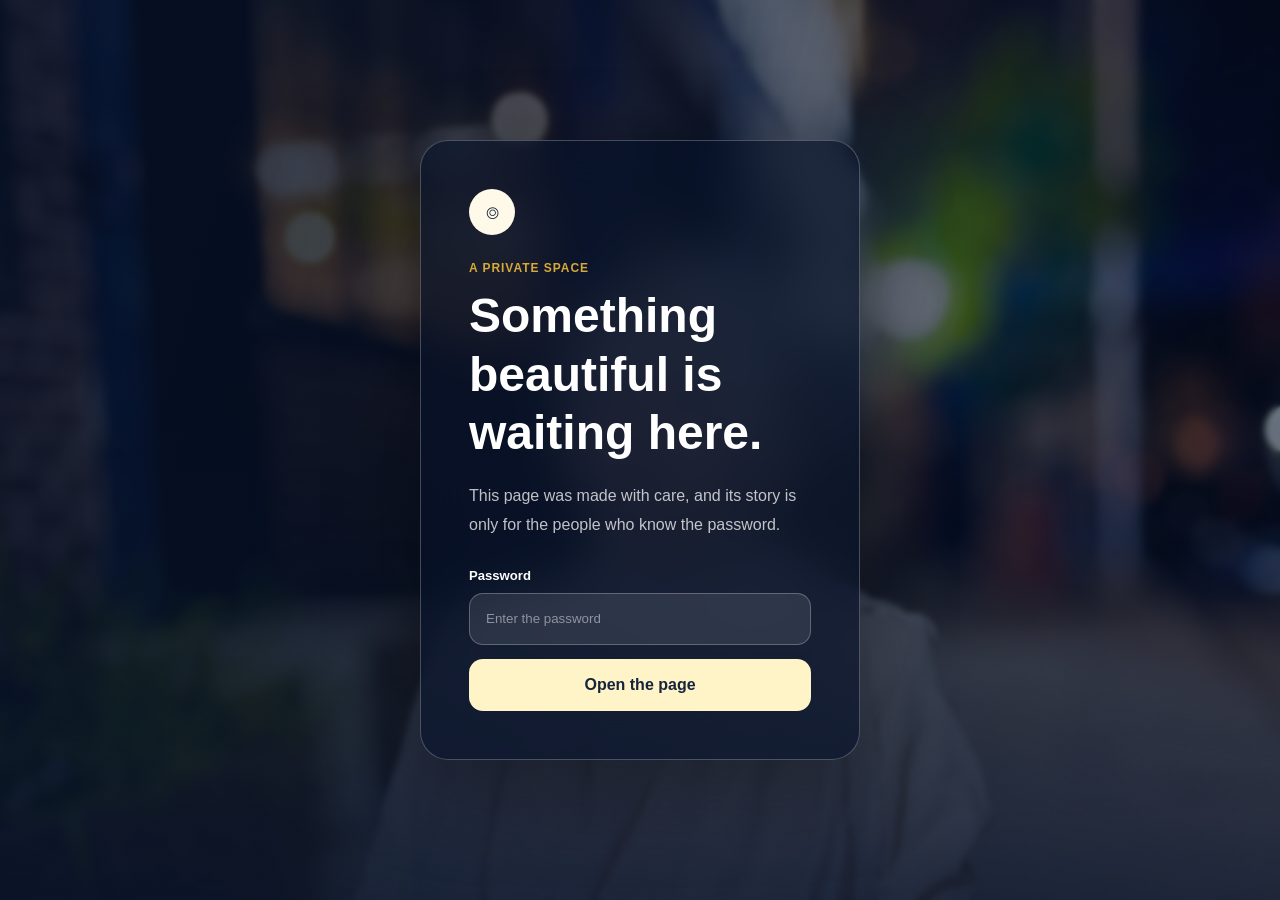
<file: shireen-github-pages/index.html>
<!doctype html>
<html lang="en">
  <head>
    <meta charset="UTF-8" />
    <meta name="viewport" content="width=device-width, initial-scale=1" />
    <meta name="theme-color" content="#071329" />
    <meta name="robots" content="noindex, nofollow" />
    <meta name="description" content="A little space made with care for Shereen Hussein." />
    <meta property="og:title" content="For Shereen Hussein" />
    <meta property="og:description" content="A little space made with care." />
    <meta property="og:image" content="./og.png" />
    <title>For Shereen Hussein</title>
    <link rel="icon" href="./favicon.svg" />
    <link rel="stylesheet" href="./styles.css" />
    <link rel="stylesheet" href="./login.css" />
    <script src="./app.js" defer></script>
  </head>
  <body class="locked">
    <section class="login-shell" id="login-shell" aria-labelledby="login-title">
      <div class="login-photo" aria-hidden="true"></div>
      <div class="login-overlay" aria-hidden="true"></div>
      <div class="login-card">
        <div class="lock-badge" aria-hidden="true">⌾</div>
        <p class="eyebrow">A private space</p>
        <h1 id="login-title">Something beautiful is waiting here.</h1>
        <p class="login-copy">This page was made with care, and its story is only for the people who know the password.</p>
        <form class="login-form" id="login-form">
          <label for="password">Password</label>
          <input id="password" type="password" inputmode="numeric" autocomplete="current-password" placeholder="Enter the password" required />
          <p class="form-error" id="form-error" hidden>The password is not correct. Please try again.</p>
          <button type="submit">Open the page</button>
        </form>
      </div>
    </section>
    <main class="story">
      <section class="hero" aria-labelledby="hero-title">
        <img src="./shireen-night.png" alt="Shereen Hussein smiling on a quiet evening" class="hero-image" />
        <div class="hero-shade" aria-hidden="true"></div>
        <div class="hero-nav">
          <span class="mini-brand"><span aria-hidden="true">✿</span> for Shereen Hussein</span>
          <span>A little space made with care</span>
        </div>
        <div class="hero-content">
          <p class="hero-kicker">For Shereen Hussein</p>
          <h1 id="hero-title">Every step you take today will become something to be proud of tomorrow.</h1>
          <p>This page is a small reminder that you are not alone—that someone sees your effort, believes in you, and feels a little happier every time your name appears on his screen.</p>
          <a href="#letter" class="hero-link">A few words for you <span aria-hidden="true">↓</span></a>
        </div>
        <div class="hero-flower" aria-hidden="true">✿</div>
      </section>

      <section id="letter" class="letter-section content-section">
        <div class="section-label"><span>01</span><p>A letter for you</p></div>
        <div class="letter-copy">
          <div class="section-icon" aria-hidden="true">✿</div>
          <h2>I know the road is not easy… but I know you.</h2>
          <p>I know how exhausting the waiting can feel, and how the proposal and presentation can grow heavier in your mind. But I also know that when you put your heart and mind into something, you give it everything you have.</p>
          <p>I do not need you to be strong every day or finish everything at once. I only want you to remember that every page you read and every line you write is a real step forward. And when you feel tired, take your time… I am here.</p>
          <p>Somehow, in such a short time, you found a place in my thoughts that feels completely different. Your smile, your kindness, and even the little random moments we share have become parts of my day that I quietly look forward to.</p>
          <blockquote>I may not be able to shorten the road for you, but I would love to be beside you through every step.</blockquote>
        </div>
      </section>

      <section class="journey-section content-section" aria-labelledby="journey-title">
        <div class="section-heading">
          <div><p class="eyebrow">Your journey right now</p><h2 id="journey-title">From the first idea… to the day you say, “I did it.”</h2></div>
          <p>Three milestones—and you will make it through every one of them.</p>
        </div>
        <div class="journey-grid">
          <article class="journey-card"><div class="card-topline"><span>01</span><span aria-hidden="true">▤</span></div><h3>Through papers and ideas</h3><p>Every research paper you read, even the long and tiring ones, is building the foundation for something you will be deeply proud of.</p></article>
          <article class="journey-card"><div class="card-topline"><span>02</span><span aria-hidden="true">✦</span></div><h3>The proposal</h3><p>It is more than a set of pages to finish. It is the first time your idea takes a real shape. Take it one step at a time.</p></article>
          <article class="journey-card"><div class="card-topline"><span>03</span><span aria-hidden="true">◫</span></div><h3>Presentation day</h3><p>When you stand in front of them, remember that nobody knows your effort and your idea better than you. Speak with your quiet confidence.</p></article>
        </div>
      </section>

      <section class="portrait-break">
        <div class="portrait-frame"><img src="./shireen-pink.png" alt="Shereen Hussein smiling on a bright day" /></div>
        <div class="portrait-copy">
          <p class="eyebrow">Why do I believe in you?</p>
          <h2>Because your sensitive heart is not a weakness… it is one of your greatest strengths.</h2>
          <ul>
            <li><span aria-hidden="true">♡</span> You love with your whole heart and mind.</li>
            <li><span aria-hidden="true">✦</span> The happiness of the people close to you makes you happy.</li>
            <li><span aria-hidden="true">✿</span> You carry both the softness and the strength of a daisy.</li>
            <li><span aria-hidden="true">▤</span> You keep going, even when the road gets long.</li>
          </ul>
        </div>
      </section>

      <section class="encouragement-section content-section" aria-live="polite">
        <p class="eyebrow">For the difficult days</p>
        <h2 id="encouragement">Take a breath… you are closer than you think.</h2>
        <button id="reminder-button" type="button">Give me another reminder <span aria-hidden="true">✦</span></button>
      </section>

      <section class="birthday-section" aria-labelledby="birthday-title">
        <div class="birthday-intro">
          <div class="birthday-icon" aria-hidden="true">♡</div>
          <p class="eyebrow">October 3</p>
          <h2 id="birthday-title">Because your day is never just another day.</h2>
          <p id="birthday-copy">Counting down to the day a beautiful soul was born—someone who deserves every beautiful thing.</p>
        </div>
        <div class="countdown" id="countdown" aria-label="Time remaining until Shereen Hussein’s birthday">
          <div><strong id="days">00</strong><span>Days</span></div>
          <div><strong id="hours">00</strong><span>Hours</span></div>
          <div><strong id="minutes">00</strong><span>Minutes</span></div>
          <div><strong id="seconds">00</strong><span>Seconds</span></div>
        </div>
      </section>

      <footer>
        <div class="footer-flower" aria-hidden="true">✿</div>
        <p>Whatever happens along the way…</p>
        <h2>I am always with you.</h2>
        <strong class="signature">— Ali</strong>
        <span>Made with care, just for you.</span>
      </footer>
    </main>
  </body>
</html>
</file>
<file: shireen-github-pages/styles.css>
:root{--ink:#17243d;--navy:#0c1d3b;--cream:#f8f3e9;--gold:#d7a83a;--muted:#6e7480;--border:#ddd6c8}*{box-sizing:border-box}html{scroll-behavior:smooth;background:var(--cream)}body{margin:0;color:var(--ink);background:var(--cream);font-family:"Segoe UI",Arial,sans-serif;text-rendering:optimizeLegibility}button{font:inherit}.story{overflow:hidden;background:var(--cream)}.hero{position:relative;display:flex;min-height:100svh;overflow:hidden;color:#fff;align-items:flex-end;isolation:isolate}.hero-image,.hero-shade{position:absolute;inset:0;width:100%;height:100%}.hero-image{z-index:-3;object-fit:cover;object-position:center 36%;animation:hero-in 1.3s ease-out both}.hero-shade{z-index:-2;background:linear-gradient(to top,rgb(5 15 34/94%) 0%,rgb(5 15 34/32%) 62%,rgb(5 15 34/22%) 100%),linear-gradient(90deg,rgb(5 15 34/72%),transparent 68%)}.hero-nav{position:absolute;top:0;right:0;left:0;display:flex;align-items:center;justify-content:space-between;padding:28px clamp(24px,6vw,96px);color:rgb(255 255 255/66%);font-size:.76rem}.mini-brand{display:inline-flex;align-items:center;gap:8px;color:#fff;font-family:Georgia,serif;font-size:.92rem}.hero-content{width:min(940px,100%);padding:120px clamp(24px,8vw,130px) clamp(64px,10vw,124px);animation:rise-in 900ms 180ms ease-out both}.hero-kicker{margin:0 0 20px;color:#f3d47b;font-size:.82rem;font-weight:800}.hero h1{max-width:780px;margin:0;font-size:clamp(2.6rem,7vw,6.7rem);line-height:1.14;letter-spacing:-.045em}.hero-content>p:not(.hero-kicker){max-width:620px;margin:25px 0 34px;color:rgb(255 255 255/76%);font-size:clamp(1rem,2vw,1.2rem);line-height:1.9}.hero-link{display:inline-flex;align-items:center;gap:10px;padding-bottom:7px;color:#fff;border-bottom:1px solid rgb(255 255 255/42%);text-decoration:none;font-weight:700}.hero-flower{position:absolute;right:clamp(24px,5vw,80px);bottom:30px;color:rgb(255 255 255/35%);font-size:4rem}.content-section{width:min(1200px,calc(100% - 48px));margin-inline:auto}.letter-section{display:grid;grid-template-columns:180px minmax(0,760px);gap:clamp(40px,8vw,120px);justify-content:center;padding-block:clamp(90px,14vw,180px)}.section-label{color:var(--muted);font-size:.74rem}.section-label span{display:inline-block;margin-bottom:8px;color:var(--gold);font-family:Georgia,serif;font-size:1.5rem}.section-label p{margin:0}.section-icon{margin-bottom:24px;color:var(--gold);font-size:2.5rem}.letter-copy h2,.section-heading h2,.portrait-copy h2,.birthday-section h2{margin:0;font-size:clamp(2rem,4.5vw,4.6rem);line-height:1.24;letter-spacing:-.035em}.letter-copy>p{margin:28px 0 0;color:#4f5765;font-size:clamp(1rem,1.6vw,1.14rem);line-height:2.1}.letter-copy blockquote{margin:52px 0 0;padding:24px 0 24px 30px;color:var(--navy);border-left:3px solid var(--gold);font-size:clamp(1.3rem,2.6vw,2rem);font-weight:800;line-height:1.65}.eyebrow{margin:0 0 12px;color:var(--gold);font-size:.75rem;font-weight:700;letter-spacing:.08em;text-transform:uppercase}.journey-section{padding-bottom:clamp(90px,14vw,180px)}.section-heading{display:flex;align-items:end;justify-content:space-between;gap:32px;margin-bottom:50px}.section-heading>p{max-width:270px;margin:0 0 10px;color:var(--muted);line-height:1.8}.journey-grid{display:grid;grid-template-columns:repeat(3,1fr);border-top:1px solid var(--border);border-bottom:1px solid var(--border)}.journey-card{min-height:360px;padding:36px;border-right:1px solid var(--border)}.journey-card:last-child{border-right:0}.card-topline{display:flex;align-items:center;justify-content:space-between;color:var(--gold);font-family:Georgia,serif;font-size:1.5rem}.journey-card h3{margin:92px 0 18px;font-size:1.5rem}.journey-card p{margin:0;color:var(--muted);line-height:1.9}.portrait-break{display:grid;min-height:850px;grid-template-columns:minmax(0,1.05fr) minmax(380px,.95fr);background:var(--navy)}.portrait-frame{min-height:720px;overflow:hidden}.portrait-frame img{width:100%;height:100%;object-fit:cover;object-position:center 38%}.portrait-copy{display:flex;flex-direction:column;justify-content:center;padding:clamp(54px,8vw,120px);color:#fff}.portrait-copy h2{font-size:clamp(2.2rem,4.5vw,4.8rem)}.portrait-copy ul{display:grid;gap:20px;margin:54px 0 0;padding:0;list-style:none}.portrait-copy li{display:flex;align-items:center;gap:14px;color:rgb(255 255 255/76%);line-height:1.7}.portrait-copy li span{width:20px;color:#f4d47f;flex:0 0 auto;font-size:1.25rem}.encouragement-section{display:grid;min-height:520px;place-items:center;padding-block:100px;text-align:center}.encouragement-section h2{max-width:920px;margin:0;font-size:clamp(2.2rem,5.3vw,5.8rem);line-height:1.27;letter-spacing:-.04em}.encouragement-section button{display:inline-flex;min-height:52px;align-items:center;justify-content:center;gap:9px;margin-top:34px;padding:0 20px;color:#fff;border:0;border-radius:14px;background:var(--navy);font-weight:800;cursor:pointer;transition:transform 160ms ease,background 160ms ease}.encouragement-section button:hover{background:#193760;transform:translateY(-2px)}.birthday-section{display:grid;grid-template-columns:1fr 1.1fr;gap:clamp(50px,8vw,120px);align-items:center;padding:clamp(80px,10vw,150px) max(24px,calc((100vw - 1200px)/2));color:#fff;background:#bc1c64}.birthday-icon{margin-bottom:26px;color:#ffdce9;font-size:3rem}.birthday-intro .eyebrow{color:#ffdce9}.birthday-intro>p:last-child{max-width:590px;margin:24px 0 0;color:rgb(255 255 255/76%);line-height:1.9}.countdown{display:grid;grid-template-columns:repeat(4,1fr);border-top:1px solid rgb(255 255 255/28%);border-bottom:1px solid rgb(255 255 255/28%)}.countdown div{display:grid;min-height:160px;place-content:center;text-align:center;border-right:1px solid rgb(255 255 255/28%)}.countdown div:last-child{border-right:0}.countdown strong{font-family:Georgia,serif;font-size:clamp(2.2rem,4vw,4.2rem);font-weight:400}.countdown span{margin-top:6px;color:rgb(255 255 255/64%);font-size:.76rem}footer{display:grid;min-height:470px;place-content:center;padding:80px 24px;color:#fff;background:#071329;text-align:center}.footer-flower{margin:0 auto 30px;color:#f4d47f;font-size:2.7rem}footer p{margin:0 0 10px;color:rgb(255 255 255/58%)}footer h2{margin:0;font-size:clamp(2.8rem,7vw,7rem);letter-spacing:-.05em}.signature{margin-top:22px;color:#f4d47f;font-family:Georgia,serif;font-size:clamp(1.45rem,3vw,2.2rem);font-style:italic;font-weight:400}footer span{margin-top:46px;color:rgb(255 255 255/35%);font-family:Georgia,serif;font-size:.78rem}@keyframes hero-in{from{opacity:0;transform:scale(1.06)}to{opacity:1;transform:scale(1)}}@keyframes rise-in{from{opacity:0;transform:translateY(26px)}to{opacity:1;transform:translateY(0)}}@media(max-width:900px){.letter-section{grid-template-columns:1fr}.section-label{display:none}.section-heading{align-items:start;flex-direction:column}.journey-grid{grid-template-columns:1fr}.journey-card{min-height:auto;padding:32px 6px;border-bottom:1px solid var(--border);border-right:0}.journey-card:last-child{border-bottom:0}.journey-card h3{margin-top:38px}.portrait-break{grid-template-columns:1fr}.portrait-frame{min-height:620px}.portrait-copy{min-height:650px}.birthday-section{grid-template-columns:1fr}}@media(max-width:620px){.hero-nav>span:last-child{display:none}.hero-content{padding-bottom:92px}.hero h1{font-size:clamp(2.5rem,13vw,4.3rem)}.content-section{width:min(100% - 34px,1200px)}.portrait-frame{min-height:520px}.portrait-copy{min-height:570px;padding:60px 24px}.countdown div{min-height:116px}.countdown strong{font-size:2rem}.countdown span{font-size:.67rem}}@media(prefers-reduced-motion:reduce){html{scroll-behavior:auto}*,*::before,*::after{animation-duration:.01ms!important;animation-iteration-count:1!important;transition-duration:.01ms!important}}
</file>
<file: shireen-github-pages/login.css>
.locked { overflow: hidden; }
.locked .story { display: none; }
.login-shell { position: relative; display: grid; min-height: 100svh; place-items: center; overflow: hidden; padding: 24px; isolation: isolate; }
.login-photo, .login-overlay { position: absolute; inset: 0; }
.login-photo { z-index: -3; background: url('./shireen-night.png') center 36% / cover no-repeat; transform: scale(1.03); }
.login-overlay { z-index: -2; background: linear-gradient(105deg, rgb(7 18 40 / 88%), rgb(7 18 40 / 50%)), linear-gradient(to top, rgb(7 18 40 / 70%), transparent 55%); backdrop-filter: blur(3px); }
.login-card { width: min(100%, 440px); padding: clamp(30px, 5vw, 48px); color: white; border: 1px solid rgb(255 255 255 / 24%); border-radius: 28px; background: rgb(7 18 40 / 66%); box-shadow: 0 28px 90px rgb(0 0 0 / 35%); backdrop-filter: blur(24px); }
.lock-badge { display: grid; width: 46px; height: 46px; margin-bottom: 26px; color: #17243d; background: #fff9e9; border-radius: 50%; place-items: center; font-size: 1.4rem; }
.login-card h1 { margin: 0; font-size: clamp(2rem, 7vw, 3rem); line-height: 1.22; }
.login-copy { margin: 18px 0 28px; color: rgb(255 255 255 / 74%); line-height: 1.85; }
.login-form { display: grid; gap: 10px; }
.login-form label { font-size: .82rem; font-weight: 700; }
.login-form input { width: 100%; min-height: 52px; padding: 0 16px; color: white; border: 1px solid rgb(255 255 255 / 25%); border-radius: 14px; outline: none; background: rgb(255 255 255 / 10%); }
.login-form input::placeholder { color: rgb(255 255 255 / 47%); }
.login-form input:focus { border-color: #f4d47f; box-shadow: 0 0 0 4px rgb(244 212 127 / 15%); }
.login-form button { min-height: 52px; margin-top: 4px; color: #17243d; border: 0; border-radius: 14px; background: #fff4c7; font-weight: 800; cursor: pointer; }
.form-error { margin: 0; color: #ffd0d0; font-size: .82rem; }
.login-shell[hidden] { display: none !important; }
</file>
